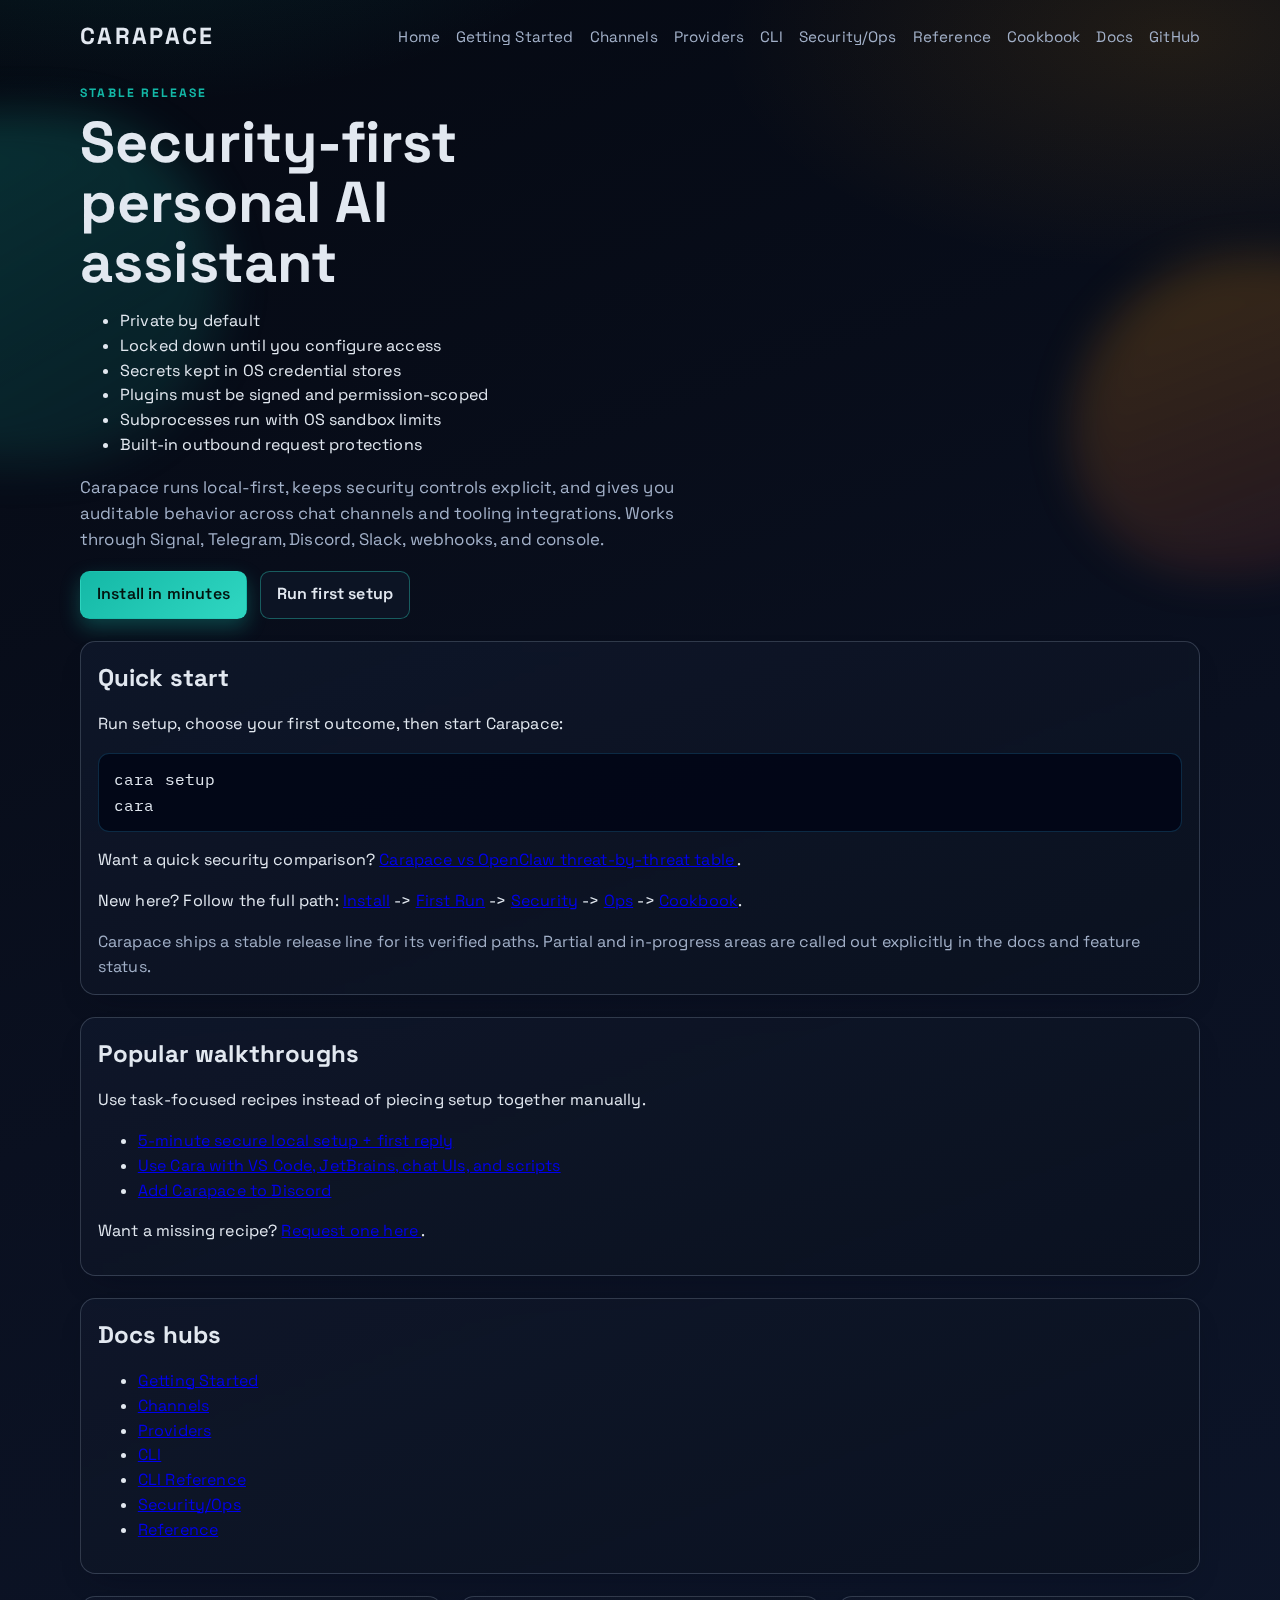
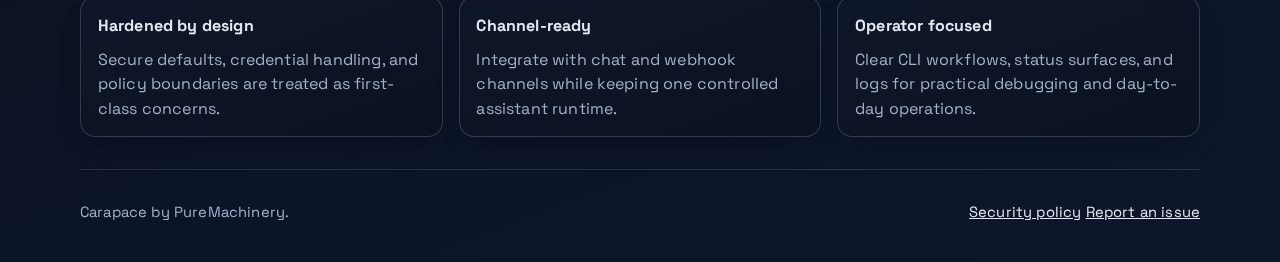
<file: website/index.html>
<!doctype html>
<html lang="en">
  <head>
    <meta charset="utf-8" />
    <meta name="viewport" content="width=device-width, initial-scale=1" />
    <title>Carapace | Security-first personal AI assistant</title>
    <meta
      name="description"
      content="Carapace is a security-first, local-first personal AI assistant with channel integrations, policy controls, and auditable behavior."
    />
    <meta property="og:title" content="Carapace" />
    <meta
      property="og:description"
      content="Security-first personal AI assistant. Local-first by default, with auditable controls and channel integrations."
    />
    <meta property="og:type" content="website" />
    <meta property="og:url" content="https://puremachinery.github.io/carapace/" />
    <meta name="theme-color" content="#0f172a" />
    <link rel="icon" href="./favicon.svg" />
    <link rel="preconnect" href="https://fonts.googleapis.com" />
    <link rel="preconnect" href="https://fonts.gstatic.com" crossorigin />
    <link
      href="https://fonts.googleapis.com/css2?family=IBM+Plex+Mono&family=Space+Grotesk:wght@400;600;700&display=swap"
      rel="stylesheet"
    />
    <link rel="stylesheet" href="./styles.css" />
  </head>
  <body>
    <div class="bg-shape bg-shape-one" aria-hidden="true"></div>
    <div class="bg-shape bg-shape-two" aria-hidden="true"></div>

    <header class="site-header">
      <a class="brand" href="./">Carapace</a>
      <nav class="nav-links" aria-label="Primary">
        <a href="./">Home</a>
        <a href="./getting-started.html">Getting Started</a>
        <a href="./channels.html">Channels</a>
        <a href="./providers.html">Providers</a>
        <a href="./cli-tasks.html">CLI</a>
        <a href="./security-ops.html">Security/Ops</a>
        <a href="./reference.html">Reference</a>
        <a href="./cookbook/">Cookbook</a>
        <a href="./docs.html">Docs</a>
        <a href="https://github.com/puremachinery/carapace">GitHub</a>
      </nav>
    </header>

    <main>
      <section class="hero">
        <p class="eyebrow">Stable release</p>
        <h1>Security-first personal AI assistant</h1>
        <ul class="defaults-bar" aria-label="Default safety controls">
          <li>Private by default</li>
          <li>Locked down until you configure access</li>
          <li>Secrets kept in OS credential stores</li>
          <li>Plugins must be signed and permission-scoped</li>
          <li>Subprocesses run with OS sandbox limits</li>
          <li>Built-in outbound request protections</li>
        </ul>
        <p class="lede">
          Carapace runs local-first, keeps security controls explicit, and gives you
          auditable behavior across chat channels and tooling integrations. Works
          through Signal, Telegram, Discord, Slack, webhooks, and console.
        </p>
        <div class="cta-row">
          <a class="button button-primary" href="./install.html">Install in minutes</a>
          <a class="button button-secondary" href="./first-run.html">Run first setup</a>
        </div>
      </section>

      <section class="panel quickstart" aria-labelledby="quickstart-title">
        <h2 id="quickstart-title">Quick start</h2>
        <p>Run setup, choose your first outcome, then start Carapace:</p>
        <pre><code>cara setup
cara</code></pre>
        <p class="quickstart-callout">
          Want a quick security comparison?
          <a href="./security-comparison.html#summary-table">
            Carapace vs OpenClaw threat-by-threat table
          </a>.
        </p>
        <p>
          New here? Follow the full path:
          <a href="./install.html">Install</a> ->
          <a href="./first-run.html">First Run</a> ->
          <a href="./security.html">Security</a> ->
          <a href="./ops.html">Ops</a> ->
          <a href="./cookbook/">Cookbook</a>.
        </p>
        <p class="muted">
          Carapace ships a stable release line for its verified paths. Partial and
          in-progress areas are called out explicitly in the docs and feature
          status.
        </p>
      </section>

      <section class="panel quickstart" aria-labelledby="cookbook-title">
        <h2 id="cookbook-title">Popular walkthroughs</h2>
        <p>Use task-focused recipes instead of piecing setup together manually.</p>
        <ul>
          <li>
            <a href="./cookbook/secure-local-first-reply.html">
              5-minute secure local setup + first reply
            </a>
          </li>
          <li>
            <a href="./cookbook/openai-compatible-endpoint.html">
              Use Cara with VS Code, JetBrains, chat UIs, and scripts
            </a>
          </li>
          <li>
            <a href="./cookbook/discord-assistant.html">
              Add Carapace to Discord
            </a>
          </li>
        </ul>
        <p>
          Want a missing recipe?
          <a href="https://github.com/puremachinery/carapace/issues/new?template=cookbook-recipe-request.yml&title=cookbook%3A+%3Cuse+case%3E">
            Request one here
          </a>.
        </p>
      </section>

      <section class="panel quickstart" aria-labelledby="docs-hubs-title">
        <h2 id="docs-hubs-title">Docs hubs</h2>
        <ul>
          <li><a href="./getting-started.html">Getting Started</a></li>
          <li><a href="./channels.html">Channels</a></li>
          <li><a href="./providers.html">Providers</a></li>
          <li><a href="./cli-tasks.html">CLI</a></li>
          <li><a href="./cli-reference.html">CLI Reference</a></li>
          <li><a href="./security-ops.html">Security/Ops</a></li>
          <li><a href="./reference.html">Reference</a></li>
        </ul>
      </section>

      <section class="feature-grid" aria-label="Highlights">
        <article class="panel feature-card">
          <h3>Hardened by design</h3>
          <p>
            Secure defaults, credential handling, and policy boundaries are treated as
            first-class concerns.
          </p>
        </article>
        <article class="panel feature-card">
          <h3>Channel-ready</h3>
          <p>
            Integrate with chat and webhook channels while keeping one controlled
            assistant runtime.
          </p>
        </article>
        <article class="panel feature-card">
          <h3>Operator focused</h3>
          <p>
            Clear CLI workflows, status surfaces, and logs for practical debugging and
            day-to-day operations.
          </p>
        </article>
      </section>
    </main>

    <footer class="site-footer">
      <p>Carapace by PureMachinery.</p>
      <nav class="footer-links">
        <a href="./security-policy.html">Security policy</a>
        <a href="https://github.com/puremachinery/carapace/issues/new/choose">Report an issue</a>
      </nav>
    </footer>
  </body>
</html>
</file>
<file: website/styles.css>
:root {
  --bg: #070b14;
  --surface: #0f172a;
  --surface-strong: #18243b;
  --text: #e2e8f0;
  --muted: #a2b0c8;
  --accent: #13b7a6;
  --accent-strong: #0f766e;
  --highlight: #f59e0b;
  --accent-light: #14b8a6;
  --accent-lighter: #2dd4bf;
  --button-primary-text: #03140f;
  --button-primary-shadow: rgba(20, 184, 166, 0.32);
  --button-secondary-border: rgba(45, 212, 191, 0.38);
  --surface-translucent: rgba(15, 23, 42, 0.68);
  --border: rgba(148, 163, 184, 0.28);
  --shadow: rgba(2, 6, 23, 0.42);
}

* {
  box-sizing: border-box;
}

html,
body {
  margin: 0;
  padding: 0;
  min-height: 100%;
}

body {
  color: var(--text);
  font-family: "Space Grotesk", "Avenir Next", "Segoe UI", sans-serif;
  background:
    radial-gradient(950px 500px at 10% -10%, rgba(19, 183, 166, 0.16), transparent 58%),
    radial-gradient(820px 420px at 92% 2%, rgba(245, 158, 11, 0.11), transparent 56%),
    linear-gradient(160deg, #050912 0%, #0a1020 50%, #0d162b 100%);
  line-height: 1.55;
  letter-spacing: 0.01em;
  overflow-x: hidden;
}

.bg-shape {
  position: fixed;
  z-index: -1;
  filter: blur(22px);
  pointer-events: none;
}

.bg-shape-one {
  width: 22rem;
  height: 22rem;
  border-radius: 42% 58% 61% 39%;
  background: linear-gradient(150deg, rgba(19, 183, 166, 0.24), rgba(15, 118, 110, 0.15));
  top: 7rem;
  left: -8rem;
  animation: driftA 14s ease-in-out infinite;
}

.bg-shape-two {
  width: 20rem;
  height: 20rem;
  border-radius: 63% 37% 51% 49%;
  background: linear-gradient(160deg, rgba(245, 158, 11, 0.21), rgba(239, 68, 68, 0.1));
  right: -7rem;
  top: 16rem;
  animation: driftB 18s ease-in-out infinite;
}

.site-header,
main,
.site-footer {
  width: min(70rem, calc(100% - 3rem));
  margin: 0 auto;
}

.error-page-main {
  max-width: 48rem;
  margin-top: 5rem;
}

.site-header {
  display: flex;
  align-items: center;
  justify-content: space-between;
  padding: 1.2rem 0 0.4rem;
}

.brand {
  color: var(--text);
  text-decoration: none;
  font-size: clamp(1.2rem, 2vw, 1.45rem);
  letter-spacing: 0.1em;
  text-transform: uppercase;
  font-weight: 700;
}

.nav-links {
  display: flex;
  gap: 1rem;
  flex-wrap: wrap;
}

.nav-links a {
  color: var(--muted);
  text-decoration: none;
  font-size: 0.95rem;
}

.nav-links a:hover,
.nav-links a:focus-visible {
  color: var(--text);
}

main {
  display: grid;
  gap: 1.4rem;
  padding: 1.4rem 0 2rem;
}

.hero {
  animation: riseIn 520ms ease-out;
}

.eyebrow {
  margin: 0 0 0.55rem;
  color: var(--accent);
  text-transform: uppercase;
  letter-spacing: 0.18em;
  font-size: 0.76rem;
  font-weight: 700;
}

h1 {
  margin: 0;
  font-size: clamp(2rem, 6vw, 3.6rem);
  line-height: 1.05;
  max-width: 14ch;
}

.error-page-title {
  font-size: clamp(1.8rem, 6vw, 2.6rem);
  max-width: none;
}

.lede {
  color: var(--muted);
  margin-top: 1rem;
  max-width: 58ch;
  font-size: 1.05rem;
}

.cta-row {
  margin-top: 1.2rem;
  display: flex;
  flex-wrap: wrap;
  gap: 0.8rem;
}

.button {
  display: inline-flex;
  align-items: center;
  justify-content: center;
  text-decoration: none;
  padding: 0.65rem 1rem;
  border-radius: 0.6rem;
  border: 1px solid transparent;
  font-weight: 600;
  transition: transform 140ms ease, box-shadow 140ms ease;
}

.button:hover {
  transform: translateY(-1px);
}

.button:focus-visible {
  transform: translateY(-1px);
  outline: 2px solid var(--highlight);
  outline-offset: 2px;
  box-shadow: 0 0 0 3px rgba(245, 158, 11, 0.3);
}

.button-primary {
  color: var(--button-primary-text);
  background: linear-gradient(140deg, var(--accent-light) 0%, var(--accent-lighter) 90%);
  box-shadow: 0 8px 20px var(--button-primary-shadow);
}

.button-secondary {
  color: var(--text);
  border-color: var(--button-secondary-border);
  background: var(--surface-translucent);
}

.panel {
  border: 1px solid var(--border);
  background: linear-gradient(160deg, rgba(15, 23, 42, 0.9), rgba(11, 18, 32, 0.85));
  backdrop-filter: blur(4px);
  border-radius: 0.95rem;
  padding: 1.05rem 1.05rem 0.9rem;
  box-shadow: 0 14px 30px -16px var(--shadow);
}

.quickstart {
  animation: riseIn 640ms ease-out;
}

.quickstart h2 {
  margin-top: 0;
  margin-bottom: 0.35rem;
}

.doc-main {
  max-width: 72rem;
}

.doc-hero h1 {
  max-width: 20ch;
}

.doc-panel h2 {
  margin-top: 0;
}

.breadcrumbs {
  margin: 0;
  font-size: 0.9rem;
  color: var(--muted);
}

.breadcrumbs a {
  color: var(--text);
}

.link-grid {
  display: grid;
  gap: 0.8rem;
  grid-template-columns: repeat(auto-fit, minmax(16rem, 1fr));
}

.link-card {
  display: grid;
  gap: 0.3rem;
  border: 1px solid var(--border);
  border-radius: 0.75rem;
  padding: 0.8rem;
  text-decoration: none;
  color: var(--text);
  background: rgba(15, 23, 42, 0.7);
  transition: transform 140ms ease, box-shadow 140ms ease;
}

.link-card:hover,
.link-card:focus-visible {
  transform: translateY(-1px);
  box-shadow: 0 10px 20px -12px var(--shadow);
}

.link-card span {
  color: var(--muted);
  font-size: 0.95rem;
}

.md-content > :first-child {
  margin-top: 0;
}

.md-content h1,
.md-content h2,
.md-content h3 {
  line-height: 1.2;
}

.md-content h1 {
  font-size: clamp(1.7rem, 4.5vw, 2.4rem);
  margin-bottom: 0.8rem;
  max-width: none;
}

.md-content h2 {
  font-size: 1.2rem;
  margin-top: 1.4rem;
}

.md-content h3 {
  font-size: 1.05rem;
  margin-top: 1rem;
}

.md-content a {
  color: var(--accent-lighter);
}

.md-content ul,
.md-content ol {
  padding-left: 1.2rem;
}

.md-content li + li {
  margin-top: 0.3rem;
}

.md-content table {
  width: 100%;
  border-collapse: collapse;
  margin: 0.8rem 0;
}

.md-content th,
.md-content td {
  border: 1px solid var(--border);
  padding: 0.45rem 0.55rem;
  text-align: left;
}

.md-content blockquote {
  margin: 0.8rem 0;
  padding: 0.6rem 0.8rem;
  border-left: 3px solid rgba(45, 212, 191, 0.6);
  background: rgba(15, 23, 42, 0.6);
  color: var(--muted);
}

.cta-panel {
  margin-top: 0.2rem;
}

pre {
  overflow-x: auto;
  margin: 0.8rem 0 0.65rem;
  border-radius: 0.7rem;
  padding: 0.85rem 0.95rem;
  background: rgba(2, 6, 23, 0.95);
  border: 1px solid rgba(56, 189, 248, 0.2);
}

code {
  font-family: "IBM Plex Mono", "SFMono-Regular", Consolas, monospace;
}

.muted {
  color: var(--muted);
  margin-bottom: 0;
}

.feature-grid {
  display: grid;
  gap: 1rem;
  grid-template-columns: repeat(3, minmax(0, 1fr));
  animation: riseIn 760ms ease-out;
}

.feature-card h3 {
  margin: 0;
  font-size: 1rem;
}

.feature-card p {
  margin: 0.55rem 0 0;
  color: var(--muted);
}

.site-footer {
  border-top: 1px solid rgba(148, 163, 184, 0.2);
  display: flex;
  align-items: center;
  justify-content: space-between;
  gap: 0.8rem;
  font-size: 0.92rem;
  color: var(--muted);
  padding: 1rem 0 1.5rem;
}

.site-footer a {
  color: var(--text);
}

@keyframes riseIn {
  from {
    opacity: 0;
    transform: translateY(8px);
  }

  to {
    opacity: 1;
    transform: translateY(0);
  }
}

@keyframes driftA {
  0%,
  100% {
    transform: translateY(0) rotate(0deg);
  }

  50% {
    transform: translateY(20px) rotate(10deg);
  }
}

@keyframes driftB {
  0%,
  100% {
    transform: translateY(0) rotate(0deg);
  }

  50% {
    transform: translateY(-18px) rotate(-12deg);
  }
}

@media (prefers-reduced-motion: reduce) {
  *,
  *::before,
  *::after {
    animation-duration: 0.01ms !important;
    animation-iteration-count: 1 !important;
    transition-duration: 0.01ms !important;
    scroll-behavior: auto !important;
  }
}

@media (max-width: 900px) {
  .feature-grid {
    grid-template-columns: 1fr;
  }

  .site-header {
    flex-direction: column;
    align-items: flex-start;
    gap: 0.5rem;
  }

  .nav-links {
    flex-wrap: wrap;
  }

  .site-footer {
    flex-direction: column;
    align-items: flex-start;
  }
}

@media (max-width: 560px) {
  .site-header,
  main,
  .site-footer {
    width: min(70rem, calc(100% - 1.4rem));
  }

  .panel {
    padding: 0.95rem 0.88rem 0.8rem;
  }

  .button {
    width: 100%;
  }
}
</file>
